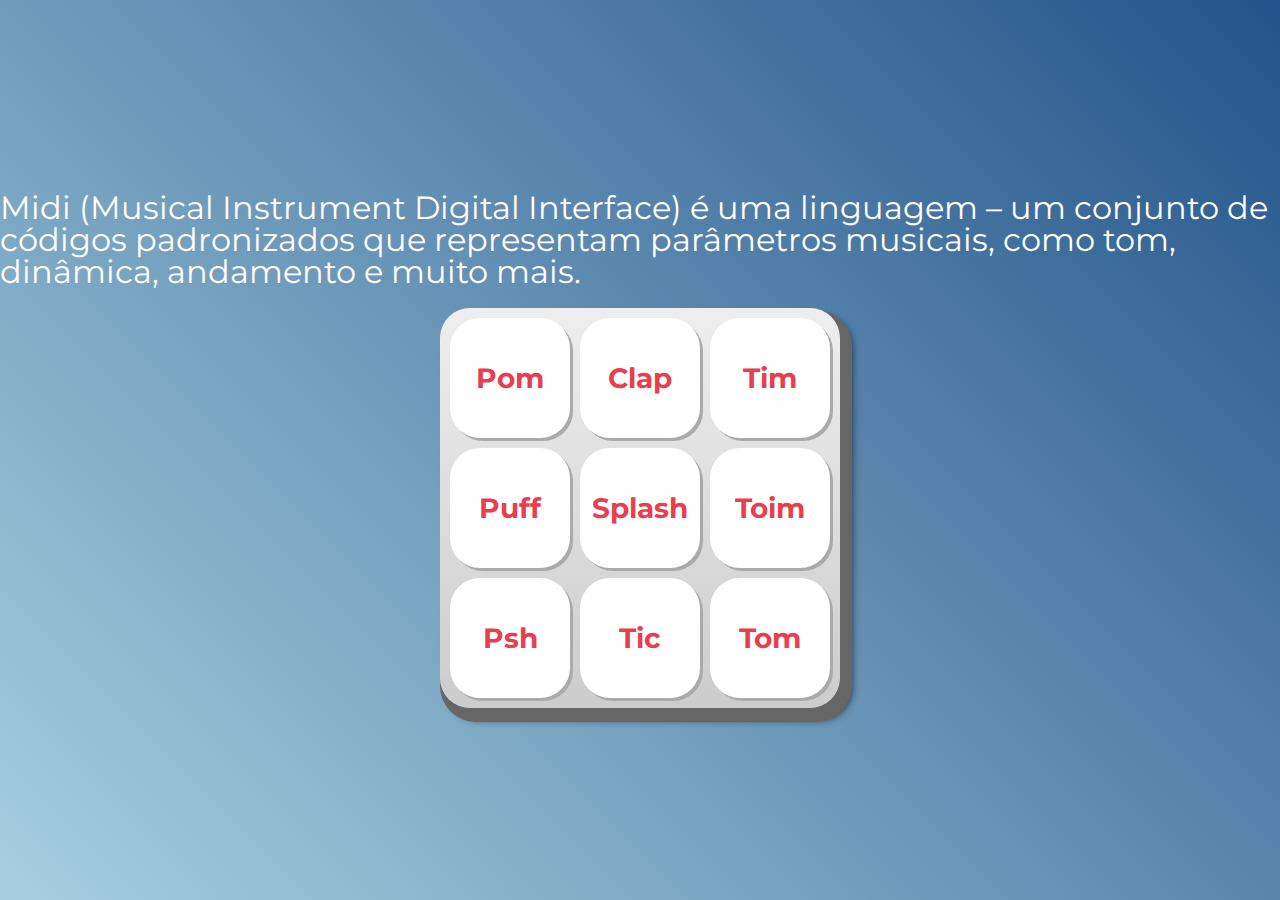
<file: midi/index.html>
<!DOCTYPE html>
<html lang="pt-BR">
<head>
    <meta charset="UTF-8">
    <meta http-equiv="X-UA-Compatible" content="IE=edge">
    <meta name="viewport" content="width=device-width, initial-scale=1.0">

    <title> MIDI</title>

    <link rel="preconnect" href="https://fonts.googleapis.com">
    <link rel="preconnect" href="https://fonts.gstatic.com" crossorigin>
    <link href="https://fonts.googleapis.com/css2?family=Montserrat:wght@500;600&display=swap" rel="stylesheet">

    <link rel="icon" type="image/png" href="images/bateria.png">
    <link rel="stylesheet" href="css/reset.css">
    <link rel="stylesheet" href="css/estilos.css">

</head>
<body>

    <h1>Midi (Musical Instrument Digital Interface) é uma linguagem – um conjunto de códigos padronizados que representam parâmetros musicais, como tom, dinâmica, andamento e muito mais.</h1>

    <section class="teclado">
        <button class="tecla tecla_pom">Pom</button>
        <button class="tecla tecla_clap">Clap</button>
        <button class="tecla tecla_tim">Tim</button>

        <button class="tecla tecla_puff">Puff</button>
        <button class="tecla tecla_splash">Splash</button>
        <button class="tecla tecla_toim">Toim</button>

        <button class="tecla tecla_psh">Psh</button>
        <button class="tecla tecla_tic">Tic</button>
        <button class="tecla tecla_tom">Tom</button>
    </section>

    <audio src="sounds/keyq.wav" id="som_tecla_pom"></audio>
    <audio src="sounds/keyw.wav" id="som_tecla_clap"></audio>
    <audio src="sounds/keye.wav" id="som_tecla_tim"></audio>
    <audio src="sounds/keya.wav" id="som_tecla_puff"></audio>
    <audio src="sounds/keys.wav" id="som_tecla_splash"></audio>
    <audio src="sounds/keyd.wav" id="som_tecla_toim"></audio>
    <audio src="sounds/keyz.wav" id="som_tecla_psh"></audio>
    <audio src="sounds/keyx.wav" id="som_tecla_tic"></audio>
    <audio src="sounds/keyc.wav" id="som_tecla_tom"></audio>

</body>
</html>
</file>
<file: midi/css/estilos.css>
:root {
  --cinza: #aaa;
  --vermelha: #e93d50;
  --vermelha-escura: #af303f;
  --branca: #fff;
  --luz: rgb(229, 255, 0);
}

body {
  align-items: center;
  background: linear-gradient(45deg, #a7cfdf 0%,#23538a 100%);
  display: flex;
  justify-content: center;
  flex-direction: column;
  font-family: 'Montserrat', sans-serif;
  min-height: 100vh;
}

h1 {
  color: var(--branca);
  margin-bottom: 20px;
  font-size: 2rem;
}

.teclado {
  background: linear-gradient(to bottom, #eeeeee 0%,#cccccc 100%);
  box-shadow: 6px 8px 0 6px #666, 10px 10px 10px #000;
  border-radius: 30px;
  display: grid;
  gap: 10px;
  grid-template-columns: repeat(3, 1fr);
  padding: 10px;
}

.tecla {
  background-color: var(--branca);
  border-radius: 30px;
  box-shadow: 3px 3px 0 var(--cinza);
  color: var(--vermelha);
  cursor: pointer;
  height: 120px;
  font-size: 1.75em;
  font-weight: bold;
  line-height: 120px;
  text-align: center;
  width: 120px;
}

.tecla.ativa,
.tecla:active {
  background-color: var(--vermelha);
  border: 4px solid  var(--vermelha);
  box-shadow: 3px 3px 0 var(--vermelha-escura) inset;
  color: var(--branca);
  outline: none;
}

.tecla.focus,
.tecla:focus {
  outline: none;
  box-shadow: 1px 1px 10px var(--luz);
}

.tecla.active:focus,
.tecla:active:focus {
  box-shadow: 3px 3px 0 var(--vermelha-escura) inset, 1px 1px 10px var(--luz);
}
</file>
